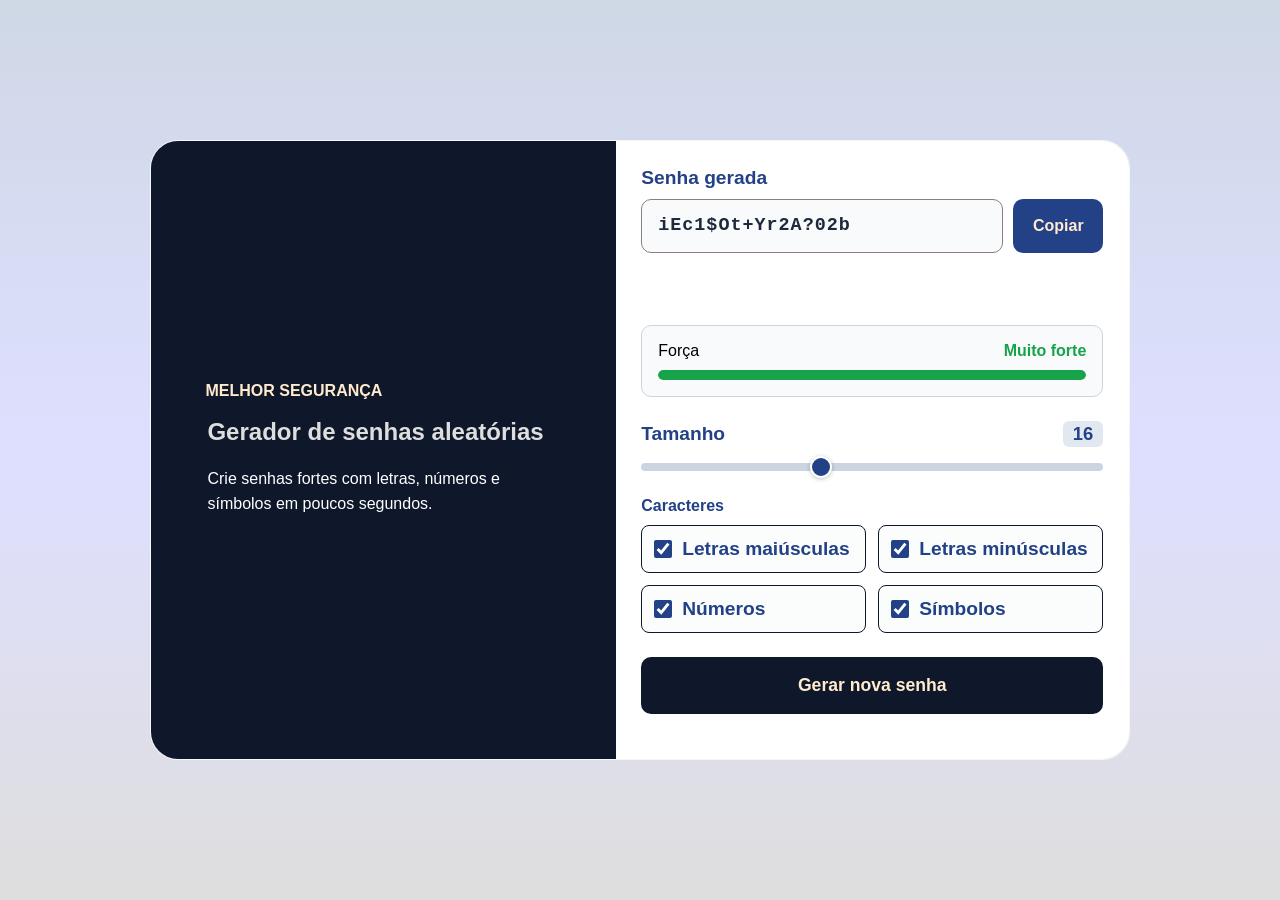
<file: index.html>
<!DOCTYPE html>
<html lang="pt-br">
<head>
    <meta charset="UTF-8">
    <meta name="viewport" content="width=device-width, initial-scale=1.0">
    <link rel="stylesheet" href="estilo.css">
    <title>Gerador de senhas</title>
</head>
<body>
    <main id="container-corpo">

        <section class="caixa-1" aria-label="Ferramenta de geracao">
            <div class="apresentacao">
                <h2>Melhor segurança</h2>

                <h1>Gerador de senhas aleatórias</h1>

                <p>Crie senhas fortes com letras, números e símbolos em poucos segundos.</p>
            </div>
        </section>

        <section class="caixa-2">   
            <div class="painel-senha">
                <label for="senha">Senha gerada</label>
                <div class="senha-gerada">
                    <div class="sg">
                        <input type="text" name="senha" id="senha" readonly placeholder="Clique em Gerar" autocomplete="off" spellcheck="false" aria-label="Senha gerada">
                        <button type="button" id="botao" class="btn" title="Copiar senha">
                            Copiar
                        </button>
                    </div>
              </div>
            </div>
            <p id="copyStatus" class="copy-status" role="status" aria-live="polite"></p>

            <div id="forca">
                <div class="forca-cabecalho">
                    <span>Força</span>
                    <strong id="medidor">Forte</strong>
                </div>

                <div class="med-vazio" aria-hidden="true">
                    <span id="vazio"></span>
                </div>
            </div>


            <form action="#" method="post" id="form">
                <div class="range-form">
                    <div class="tam">
                        <label for="length">Tamanho</label>
                        <output id="comprimento" for="length">16</output>
                    </div>
                    <input type="range" name="length" id="length" value="16" min="6" max="32">
                </div>


                <fieldset class="opcoes">
                    <legend>Caracteres</legend>

                    <label class="opcao" >
                        <input type="checkbox"  id="maiusculas" checked>
                        <span>Letras maiúsculas</span>
                    </label>

                    <label class="opcao" >
                        <input type="checkbox"  id="minusculas" checked>
                        <span>Letras minúsculas</span>
                    </label>

                    <label class="opcao" >
                        <input type="checkbox"  id="numeros" checked>
                        <span>Números</span>
                    </label>

                    <label class="opcao" >
                        <input type="checkbox"  id="simbolos" checked>
                        <span>Símbolos</span>
                    </label>
                </fieldset>

                <button type="submit" class="gerar">Gerar nova senha</button>
            </form>
        </section>

    </main>



    <script src="javascript.js"></script>
</body>
</html>
</file>
<file: estilo.css>
@charset "UTF-8";

*{
    padding: 0;
    margin: 0;
    box-sizing: border-box;
}

/******************************
PALETAS DE CORES
*******************************/
:root{
  --bg: #0F172A;
  --bg-secondary:#fff;
  --color: #fff;
  --color-2: #dedede;
  --color-3:blanchedalmond;
  --button:#0F172A;
  --label: #234187;
  --aviso:#ff0000;
  --forca:#FB923C;
  
}

/******************************
 FIM DA PALETAS DE CORES
*******************************/

html {
    box-sizing: border-box;
    overflow-x: hidden;
}

*, *::before, *::after {
    box-sizing: inherit;
}

body{
    font-family: 'Segoe UI', Tahoma, Geneva, Verdana, sans-serif;
    background-image: linear-gradient(to top, #dedede , #dedfff, #cfd8e5);

    display: grid;
    place-items: center;
    min-height: 100vh;
    min-height: 100dvh;
    padding: 28px;
    overflow-x: hidden;
}

#container-corpo{
   display: grid; 
   grid-template-columns: 0.95fr 1.05fr;
   overflow: hidden;
   width:min(100%, 980px) ;
   min-height: 620px;
   border: 1px solid  rgba(255, 255, 255, 0.76);
   border-radius: 28px;
   
}


.caixa-1{
    display: flex;
    align-items: center;
    justify-content: center;
    background-color: var(--bg);
    padding: 10%;
}
.caixa-1  h2{
    font-size: 1rem;
    color: var(--color-3);
    padding: 8px;
    text-transform: uppercase;
}

.caixa-1 h1{
   padding: 10px;
   color: var(--color-2);
    
}

.caixa-1 p{
    padding: 10px;
    color: var(--color);
    line-height: 25px;
}

/********************************
INICIO DO PAINEL SENHA
********************************/
.caixa-2{
    background-color:var(--bg-secondary);
    display: flex;
    align-items: center;
    flex-direction: column;
    padding: 5%;
}

.painel-senha{
  margin-bottom: 30px;
  width: 100%;
  
}

.painel-senha .senha-gerada{
   width: 100%;
}

.painel-senha .sg{
    display: flex;
    align-items: center;
    gap: 10px;
    margin-top: 10px;
    width: 100%;
}

label{
    font-weight: 900;
    font-size: 1.2rem;
    color: #234187;
}

input[type="text"]{
    flex: 1;
    min-width: 0;
    height: 54px;
    padding: 0 16px;
    font-family: 'Consolas', 'Courier New', monospace;
    font-size: 1.15rem;
    font-weight: 600;
    letter-spacing: 1px;
    color: #1e293b;
    background-color: #f8fafc;
    border: 1.5px solid #888080;
    border-radius: 10px;
    transition: border-color 0.2s ease, box-shadow 0.2s ease;
}

input[type="text"]:focus{
    outline: none;
    border-color: var(--label);
    box-shadow: 0 0 0 3px rgba(35, 65, 135, 0.15);
}

#botao{
    height: 54px;
    flex-shrink: 0;
    min-width: 90px;
    border-radius: 10px;
    border: none;
    padding: 0 18px;
    font-weight: bold;
    font-size: 1rem;
    background-color: var(--label);
    color: var(--color-3);
    cursor: pointer;
    transition: background-color 0.2s ease, transform 0.15s ease;
}

#botao:hover{
    background-color: var(--button);
    transform: translateY(-1px);
}

#botao:active{
    transform: translateY(0);
}

/********************************
FIM DO PAINEL SENHA
********************************/

#copyStatus{
    min-height: 22px;
    margin-top: 6px;
    margin-bottom: 14px;
    font-weight: 700;
    font-size: 0.9rem;
    text-align: left;
    width: 100%;
}

#forca{
    border: 1px solid #cbd5e1;
    padding: 16px;
    background-color: #f8fafc;
    border-radius: 10px;
    margin-bottom: 24px;
    width: 100%;
}

.forca-cabecalho{
    display: flex;
    align-items: center;
    justify-content: space-between;
    gap: 16px;
}

.forca-cabecalho strong{
    font-weight: 800;
    transition: color 0.2s ease;
}

.med-vazio{
  height: 10px;
  overflow: hidden;
  border-radius: 999px;
  background: #e2e8f0;
  margin-top: 10px;
}

.med-vazio span{
  display: block;
  width: 0;
  height: 100%;
  border-radius: inherit;
  transition: width 0.3s ease, background-color 0.3s ease;
}

/******************************
Inicio do formulário
******************************/
#form{
    width: 100%;
}

.range-form{
    margin-bottom: 22px;
}

.range-form .tam{
    display: flex;
    align-items: center;
    justify-content: space-between;
    margin-bottom: 10px;
}

#comprimento {
    font-size: 1.15rem;
    font-weight: 800;
    color: var(--label);
    background-color: #e2e8f0;
    padding: 2px 10px;
    border-radius: 6px;
}

input[type="range"] {
    appearance: none;
    -webkit-appearance: none;
    width: 100%;
    height: 8px;
    background: #cbd5e1;
    border-radius: 999px;
    outline: none;
    cursor: pointer;
}

input[type="range"]::-webkit-slider-thumb {
    -webkit-appearance: none;
    appearance: none;
    width: 22px;
    height: 22px;
    border-radius: 50%;
    background-color: var(--label);
    border: 2px solid #ffffff;
    box-shadow: 0 1px 4px rgba(0, 0, 0, 0.25);
    cursor: pointer;
    transition: transform 0.15s ease, background-color 0.15s ease;
}

input[type="range"]::-webkit-slider-thumb:hover {
    transform: scale(1.15);
    background-color: var(--button);
}

input[type="range"]::-moz-range-thumb {
    width: 22px;
    height: 22px;
    border-radius: 50%;
    background-color: var(--label);
    border: 2px solid #ffffff;
    box-shadow: 0 1px 4px rgba(0, 0, 0, 0.25);
    cursor: pointer;
    transition: transform 0.15s ease, background-color 0.15s ease;
}

input[type="range"]::-moz-range-thumb:hover {
    transform: scale(1.15);
    background-color: var(--button);
}

.opcoes{
    display: grid;
    grid-template-columns: repeat(2, minmax(0, 1fr));
    gap: 12px;
    border: none;
}

.opcoes legend{
  grid-column: 1 / -1;
  margin-bottom: 10px;
  font-weight: 800;
  color: var(--label);
}

.opcao{
  min-height: 48px;
  display: flex;
  align-items: center;
  gap: 10px;
  padding: 12px;
  border: 1px solid var(--button);
  border-radius: 8px;
  background: #fbfdfc;
  color: var(--label);
  font-weight: 700;
  cursor: pointer;
  user-select: none;
  transition: border-color 0.2s ease, background-color 0.2s ease;
}

.opcao:hover {
  border-color: var(--label);
  background-color: #f1f5f9;
}

.opcao input {
  width: 18px;
  height: 18px;
  flex: 0 0 auto;
  accent-color: var(--label);
  cursor: pointer;
}

.gerar{
    width: 100%;
    margin-top: 24px;
    padding: 18px;
    border-radius: 10px;
    border: transparent;
    font-size: 1.1rem;
    font-weight: 800;
    color: var(--color-3);
    background-color: var(--bg);
    cursor: pointer;
    transition: transform 0.2s ease, background-color 0.2s ease;
}

.gerar:hover{
    transform: translateY(-2px);
    background-color: var(--label);
}

.gerar:active{
    transform: translateY(0);
}

/******************************
fim do formulário
******************************/

/* ========================================
   MEDIA QUERIES — RESPONSIVIDADE COMPLETA
 ==========================================*/

@media (max-width: 966px){
    body{
        padding: 20px 16px;
    }

    #container-corpo{
        grid-template-columns: 1fr;
        min-height: auto;
        border-radius: 20px;
    }

    .caixa-1{
        padding: 36px 24px;
        text-align: center;
    }

    .caixa-1 h1{
        font-size: 1.8rem;
    }

    .caixa-2{
        padding: 32px 24px;
    }
}

@media (max-width: 600px){
    body{
        padding: 12px 8px;
    }

    #container-corpo{
        border-radius: 16px;
        width: 100%;
    }

    .caixa-1{
        padding: 24px 16px;
        text-align: center;
    }

    .caixa-1 h2{
        font-size: 0.85rem;
        padding: 4px;
    }

    .caixa-1 h1{
        font-size: 1.45rem;
        padding: 6px 0;
    }

    .caixa-1 p{
        font-size: 0.95rem;
        line-height: 1.4;
        padding: 6px 0;
    }

    .caixa-2{
        padding: 20px 14px;
    }

    .painel-senha{
        margin-bottom: 18px;
    }

    .painel-senha .sg{
        flex-direction: column;
        gap: 10px;
        width: 100%;
    }

    input[type="text"]{
        width: 100%;
        height: 54px;
        font-size: 1.05rem;
        text-align: center;
        padding: 10px 12px;
    }

    #botao{
        width: 100%;
        height: 48px;
        font-size: 1rem;
        margin-left: 0;
    }

    #forca{
        padding: 14px;
        margin-bottom: 20px;
    }

    .opcoes{
        grid-template-columns: 1fr;
        gap: 10px;
    }

    .opcao{
        min-height: 46px;
        padding: 10px 14px;
        font-size: 0.95rem;
    }

    .gerar{
        margin-top: 20px;
        padding: 16px;
        font-size: 1.05rem;
    }
}

@media (max-width: 360px){
    body{
        padding: 8px 4px;
    }

    .caixa-1, .caixa-2{
        padding: 18px 10px;
    }

    .caixa-1 h1{
        font-size: 1.25rem;
    }

    input[type="text"]{
        font-size: 0.92rem;
        padding: 0 8px;
    }

    .opcao{
        padding: 8px 10px;
        font-size: 0.88rem;
    }
}
</file>
